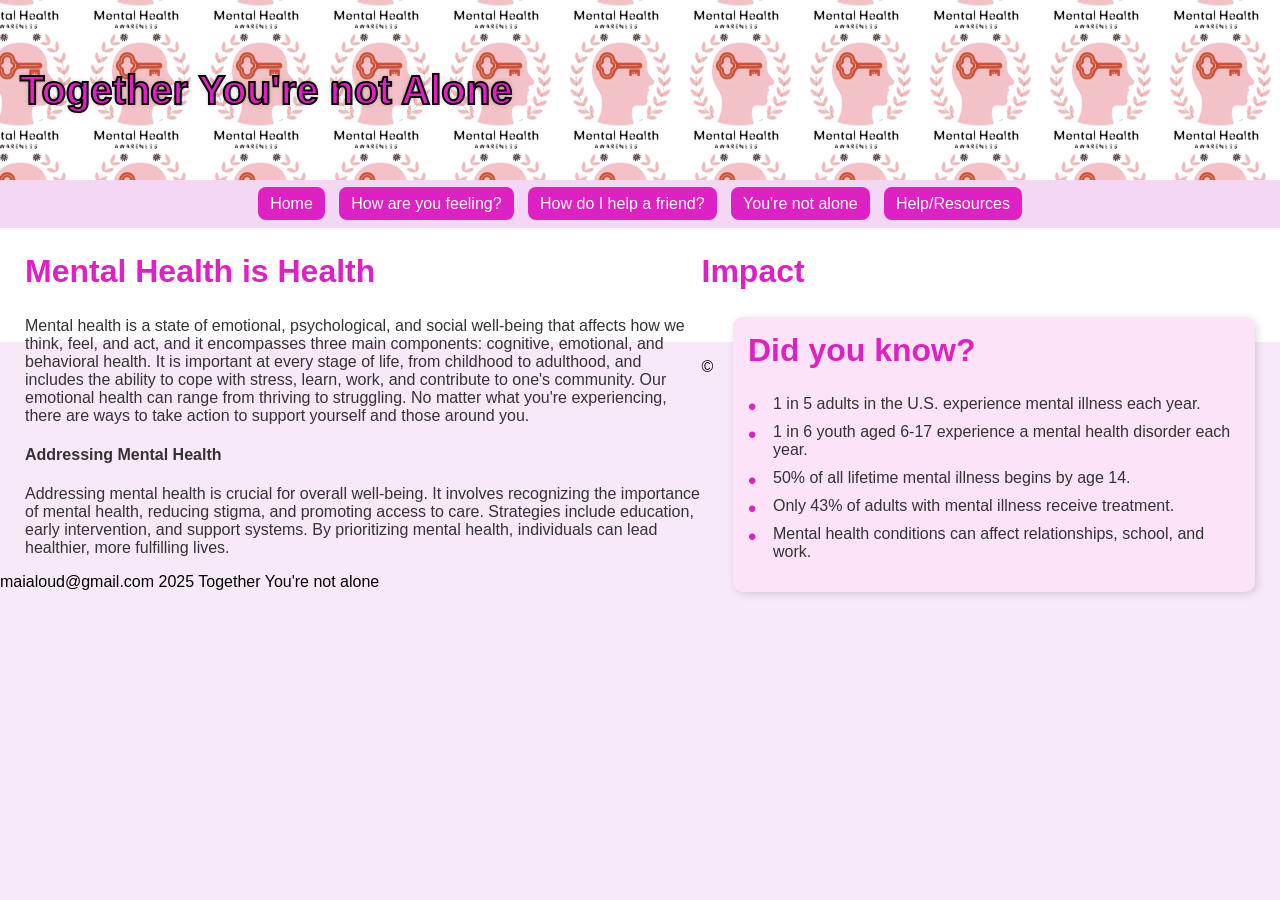
<file: index.html>
<!DOCTYPE html>
<html lang="en">
<head>
    <meta charset="UTF-8">
    <meta name="viewport" content="width=device-width, initial-scale=1.0">
    <title>Together You're not Alone</title>
    <link rel="stylesheet" href="together.css"> <!-- Connects CSS file -->
</head>
<body>

    <header>
        <h1>Together You're not Alone</h1>
    </header>

    <nav>
        <a href="index.html">Home</a>
        <a href="Feeling.html">How are you feeling?</a>
        <a href="Friend.html">How do I help a friend?</a>
        <a href="Not Alone.html">You're not alone</a>
        <a href="Resources.html">Help/Resources</a>
    </nav>

    <main>
         <div class="content-left">
            <h2>Mental Health is Health</h2>
             <p>Mental health is a state of emotional, psychological, and social well-being that affects how we think, 
                feel, and act, and it encompasses three main components: cognitive, emotional, and behavioral health. 
                It is important at every stage of life, from childhood to adulthood, and includes the ability to cope 
                with stress, learn, work, and contribute to one's community. Our emotional health can range from 
                thriving to struggling. No matter what you're experiencing, there are ways to take action to support 
                yourself and those around you.</p>

     <h4>Addressing Mental Health</h4>
    <section>
        <p>Addressing mental health is crucial for overall well-being. It involves recognizing the importance 
            of mental health, reducing stigma, and promoting access to care. Strategies include education, 
            early intervention, and support systems. By prioritizing mental health, individuals can lead 
            healthier, more fulfilling lives.</p>
    </section>
         </div>
    

    <h2>Impact</h2>
    <section class="didyouknow">
    <h2>Did you know?</h2>
    <ul>
        <li>1 in 5 adults in the U.S. experience mental illness each year.</li>
        <li>1 in 6 youth aged 6-17 experience a mental health disorder each year.</li>
        <li>50% of all lifetime mental illness begins by age 14.</li>
        <li>Only 43% of adults with mental illness receive treatment.</li>
        <li>Mental health conditions can affect relationships, school, and work.</li>
    </ul>
</section>
   
</main>

    <footer>
        <p>&copy; maialoud@gmail.com 2025 Together You're not alone</p>
    </footer>

</body>
</html>
</file>
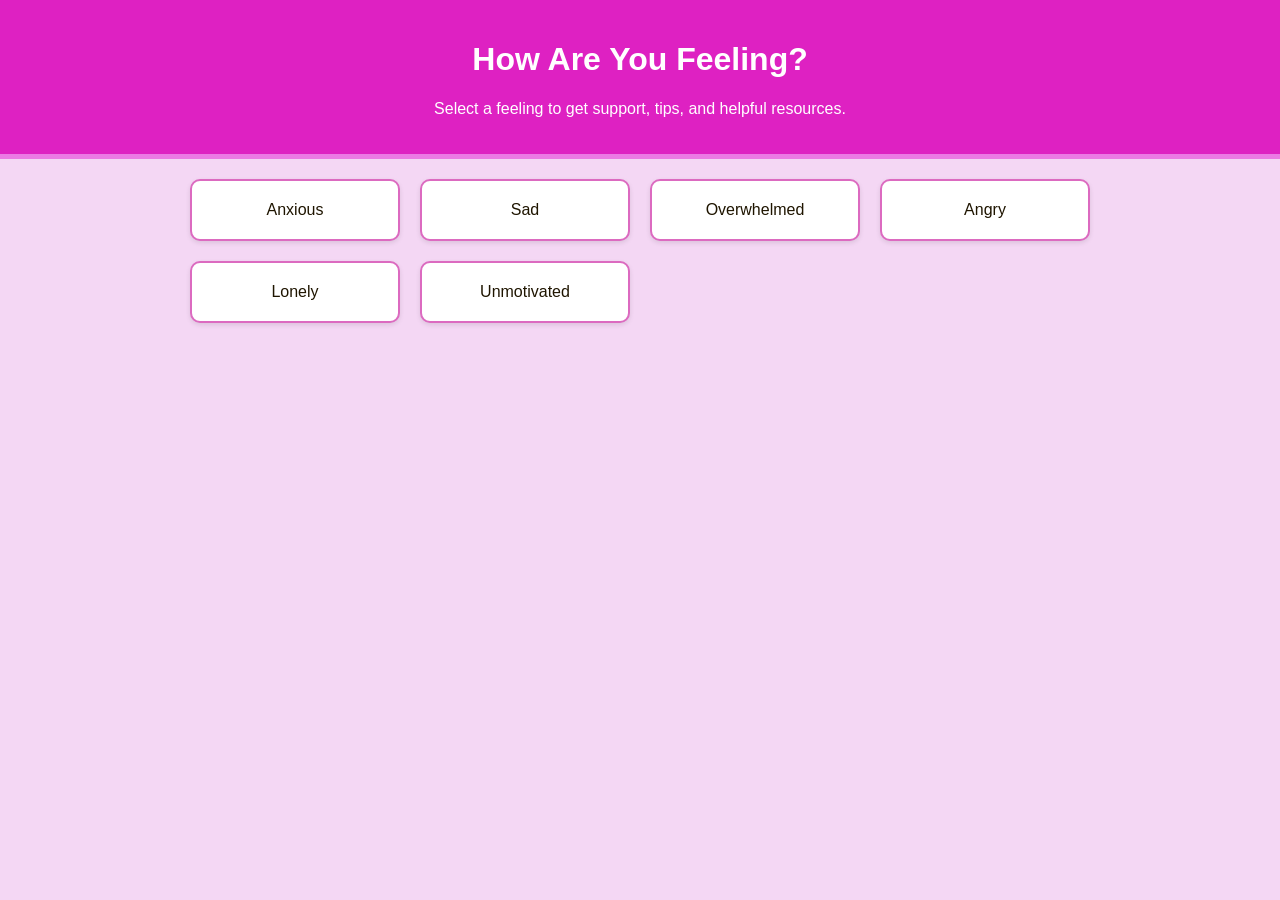
<file: Feeling.html>
<!DOCTYPE html>
<html lang="en">
<head>
    <meta charset="UTF-8">
    <meta name="viewport" content="width=device-width, initial-scale=1.0">
    <title>How Are You Feeling?</title>
    <style>
        :root {
            --text: #1f1500;
            --background: #f4d7f4;
            --primary: #de21c2;
            --secondary: #eb7ae4;
            --accent: #dc6ac0;
        }
        body {
            font-family: Arial, sans-serif;
            margin: 0;
            padding: 0;
            background: var(--background);
            color: var(--text);
        }
        header {
            background: var(--primary);
            color: white;
            padding: 20px;
            text-align: center;
            border-bottom: 5px solid var(--secondary);
        }
        .container {
            max-width: 900px;
            margin: auto;
            padding: 20px;
        }
        .feelings-grid {
            display: grid;
            grid-template-columns: repeat(auto-fill, minmax(200px, 1fr));
            gap: 20px;
        }
        .feeling-box {
            background: white;
            padding: 20px;
            border-radius: 10px;
            box-shadow: 0 2px 5px rgba(0,0,0,0.1);
            cursor: pointer;
            transition: transform 0.2s, background 0.3s;
            text-align: center;
            border: 2px solid var(--accent);
        }
        .feeling-box:hover {
            transform: scale(1.05);
            background: var(--secondary);
            color: white;
        }
        .info-section {
            display: none;
            background: white;
            margin-top: 20px;
            padding: 20px;
            border-radius: 10px;
            box-shadow: 0 2px 5px rgba(0,0,0,0.1);
            border-left: 5px solid var(--primary);
        }
        .back-btn {
            margin-top: 10px;
            background: var(--accent);
            color: white;
            padding: 10px 15px;
            border: none;
            border-radius: 5px;
            cursor: pointer;
        }
        .back-btn:hover {
            background: var(--primary);
        }
    </style>
</head>
<body>

<header>
    <h1>How Are You Feeling?</h1>
    <p>Select a feeling to get support, tips, and helpful resources.</p>
</header>

<div class="container">
    <div class="feelings-grid" id="grid">
        <div class="feeling-box" onclick="showInfo('anxious')">Anxious</div>
        <div class="feeling-box" onclick="showInfo('sad')">Sad</div>
        <div class="feeling-box" onclick="showInfo('overwhelmed')">Overwhelmed</div>
        <div class="feeling-box" onclick="showInfo('angry')">Angry</div>
        <div class="feeling-box" onclick="showInfo('lonely')">Lonely</div>
        <div class="feeling-box" onclick="showInfo('unmotivated')">Unmotivated</div>
    </div>

    <div id="anxious" class="info-section">
        <h2>Feeling Anxious</h2>
        <p>Anxiety can feel overwhelming, but you're not alone. It's your body's response to stress or uncertainty.</p>
        <h3>Tips:</h3>
        <ul>
            <li>Practice slow, deep breathing.</li>
            <li>Try grounding techniques (5-4-3-2-1 method).</li>
            <li>Talk to someone you trust.</li>
        </ul>
        <h3>Resources:</h3>
        <ul>
            <li>Calm App</li>
            <li>Anxiety & Depression Association of America (ADAA)</li>
        </ul>
        <button class="back-btn" onclick="goBack()">Back</button>
    </div>

    <div id="sad" class="info-section">
        <h2>Feeling Sad</h2>
        <p>Sadness is a normal human emotion. It can be triggered by many things, and it's okay to feel this way.</p>
        <h3>Tips:</h3>
        <ul>
            <li>Write down your thoughts.</li>
            <li>Put on calming or uplifting music.</li>
            <li>Reach out to a friend.</li>
        </ul>
        <h3>Resources:</h3>
        <ul>
            <li>BetterHelp</li>
            <li>Mental Health America</li>
        </ul>
        <button class="back-btn" onclick="goBack()">Back</button>
    </div>

    <div id="overwhelmed" class="info-section">
        <h2>Feeling Overwhelmed</h2>
        <p>When life feels like too much, your brain may struggle to process everything at once.</p>
        <h3>Tips:</h3>
        <ul>
            <li>Break tasks into small steps.</li>
            <li>Take a short walk or get fresh air.</li>
            <li>Give yourself permission to pause.</li>
        </ul>
        <h3>Resources:</h3>
        <ul>
            <li>Headspace</li>
        </ul>
        <button class="back-btn" onclick="goBack()">Back</button>
    </div>
    <div id="angry" class="info-section">
        <h2>Feeling Angry</h2>
        <p>Anger is a natural emotion that can signal when something is wrong or unfair.</p>
        <h3>Tips:</h3>
        <ul>
            <li>Count to ten before reacting.</li>
            <li>Engage in physical activity.</li>
            <li>Practice relaxation techniques.</li>
        </ul>
        <h3>Resources:</h3>
        <ul>
            <li>Anger Management Techniques - Mayo Clinic</li>
        </ul>
        <button class="back-btn" onclick="goBack()">Back</button>
</div>

<script>
function showInfo(id) {
    document.getElementById('grid').style.display = 'none';
    document.getElementById(id).style.display = 'block';
}

function goBack() {
    const sections = document.querySelectorAll('.info-section');
    sections.forEach(sec => sec.style.display = 'none');
    document.getElementById('grid').style.display = 'grid';
}
</script>

<!-- aesthetic enhancements added -->
</body>
</html>
</file>
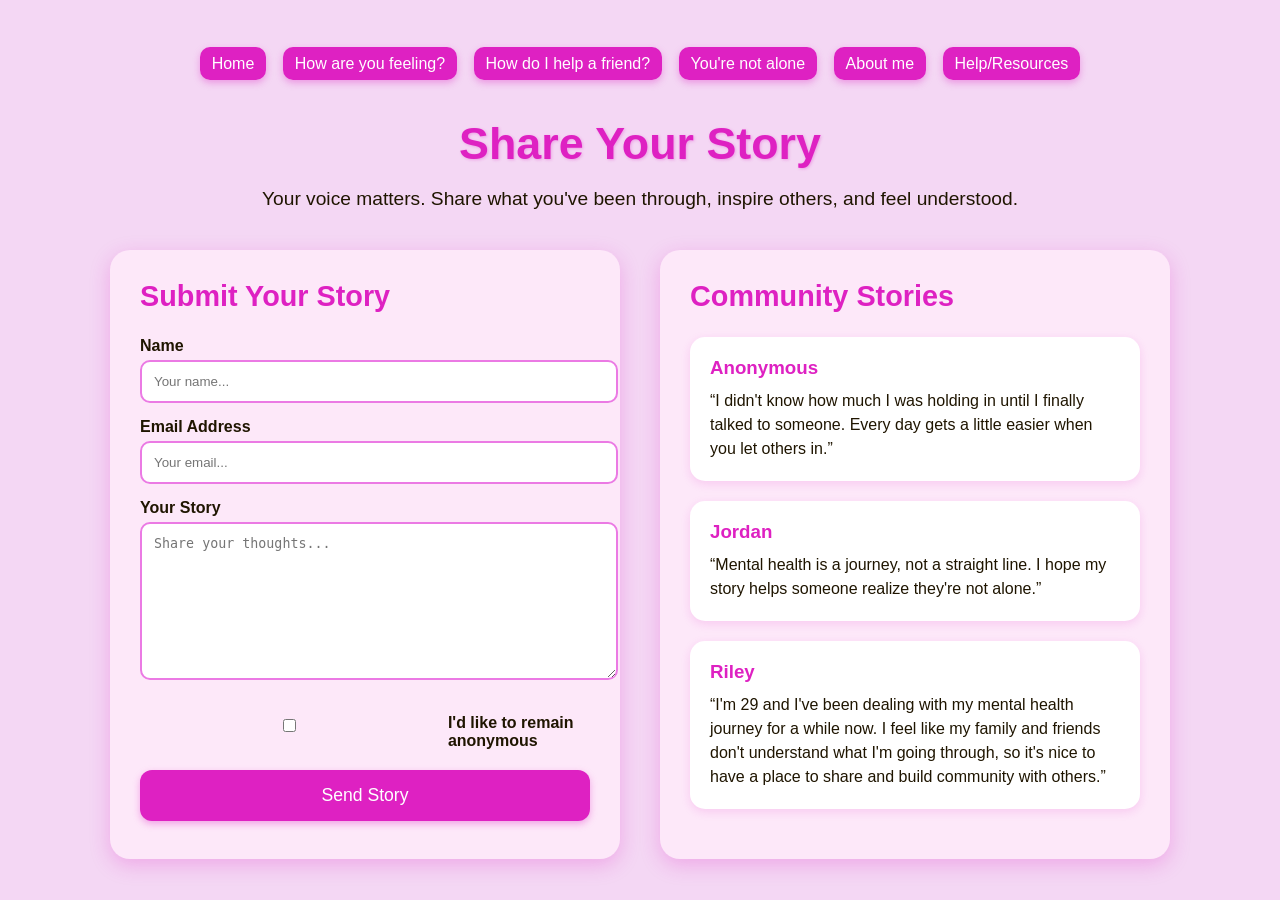
<file: Not Alone.html>
<!DOCTYPE html>
<html lang="en">
<head>
    <meta charset="UTF-8" />
    <title>Share Your Story</title>

    <style>
        /* PAGE BACKGROUND */
        body {
            font-family: "Poppins", sans-serif;
            background: #f4d7f4; /* Pink background */
            color: #1f1500; /* Dark brown text */
            margin: 0;
            padding: 40px;
        }

        /* NAVIGATION BAR */
        nav {
            background-color: #f4d7f4;
            padding: 15px;
            text-align: center;
            margin-bottom: 30px;
        }

        nav a {
            background-color: #de21c2;
            color: white;
            padding: 8px 12px;
            margin: 6px;
            text-decoration: none;
            border-radius: 10px;
            box-shadow: 0 3px 7px rgba(222, 33, 194, 0.35);
        }

        nav a:hover {
            background-color: #eb7ae4;
        }

        /* HEADER TEXT */
        h1 {
            text-align: center;
            font-size: 2.8rem;
            color: #de21c2;
            text-shadow: 1px 1px 3px rgba(222, 33, 194, 0.3);
            margin-bottom: 10px;
        }

        p.tagline {
            text-align: center;
            font-size: 1.2rem;
            margin-bottom: 40px;
        }

        /* PAGE LAYOUT */
        .container {
            display: flex;
            gap: 40px;
            flex-wrap: wrap;
            justify-content: center;
        }

        /* FORM + BLOG CARD SECTIONS */
        .form-section, .blog-section {
            background: #fde8f9; /* Light bubblegum card pink */
            padding: 30px;
            border-radius: 20px;
            box-shadow: 0 6px 20px rgba(222, 33, 194, 0.25);
            width: 450px;
        }

        .form-section h2, .blog-section h2 {
            margin-top: 0;
            font-size: 1.8rem;
            color: #de21c2;
        }

        /* FORM FIELDS */
        label {
            display: block;
            margin-top: 15px;
            font-weight: 600;
        }

        input, textarea {
            width: 100%;
            padding: 12px;
            margin-top: 5px;
            border-radius: 10px;
            border: 2px solid #eb7ae4;
            background: #ffffff;
        }

        textarea {
            height: 130px;
            resize: vertical;
        }

        .checkbox-area {
            margin-top: 15px;
            display: flex;
            align-items: center;
            gap: 10px;
        }

        /* SUBMIT BUTTON */
        button {
            margin-top: 20px;
            width: 100%;
            padding: 15px;
            background: #de21c2;
            border: none;
            color: white;
            font-size: 1.1rem;
            border-radius: 12px;
            cursor: pointer;
            transition: 0.3s;
            box-shadow: 0 3px 7px rgba(222, 33, 194, 0.35);
        }

        button:hover {
            background: #eb7ae4;
        }

        /* BLOG / COMMUNITY STORIES */
        .story-card {
            background: #ffffff;
            padding: 20px;
            border-radius: 15px;
            margin-bottom: 20px;
            box-shadow: 0 3px 10px rgba(222, 33, 194, 0.15);
        }

        .story-card h3 {
            margin: 0 0 10px;
            color: #de21c2;
        }

        .story-card p {
            margin: 0;
            line-height: 1.5;
        }
    </style>
</head>

<body>

<nav>
        <a href="index.html">Home</a>
        <a href="Feeling.html">How are you feeling?</a>
        <a href="Friend.html">How do I help a friend?</a>
        <a href="Not Alone.html">You're not alone</a>
        <a href="About.html">About me</a> 
        <a href="Resources.html">Help/Resources</a>
   
</nav>

<h1>Share Your Story</h1>
<p class="tagline">Your voice matters. Share what you've been through, inspire others, and feel understood.</p>

<div class="container">

    <!-- Submission Form -->
    <div class="form-section">
        <h2>Submit Your Story</h2>
        <form>
            <label for="name">Name</label>
            <input type="text" id="name" placeholder="Your name..." />

            <label for="email">Email Address</label>
            <input type="email" id="email" placeholder="Your email..." />

            <label for="story">Your Story</label>
            <textarea id="story" placeholder="Share your thoughts..."></textarea>

            <div class="checkbox-area">
                <input type="checkbox" id="anon" />
                <label for="anon">I'd like to remain anonymous</label>
            </div>

            <button type="submit">Send Story</button>
        </form>
    </div>

    <!-- Blog Section -->
    <div class="blog-section">
        <h2>Community Stories</h2>

        <div class="story-card">
            <h3>Anonymous</h3>
            <p>“I didn't know how much I was holding in until I finally talked to someone. Every day gets a little easier when you let others in.”</p>
        </div>

        <div class="story-card">
            <h3>Jordan</h3>
            <p>“Mental health is a journey, not a straight line. I hope my story helps someone realize they're not alone.”</p>
        </div>

        <div class="story-card">
            <h3>Riley</h3>
            <p>“I'm 29 and I've been dealing with my mental health journey for a while now. I feel like my family and friends don't understand what I'm going through, so it's nice to have a place to share and build community with others.”</p>
        </div>

    </div>

</div>

</body>
</html>
</file>
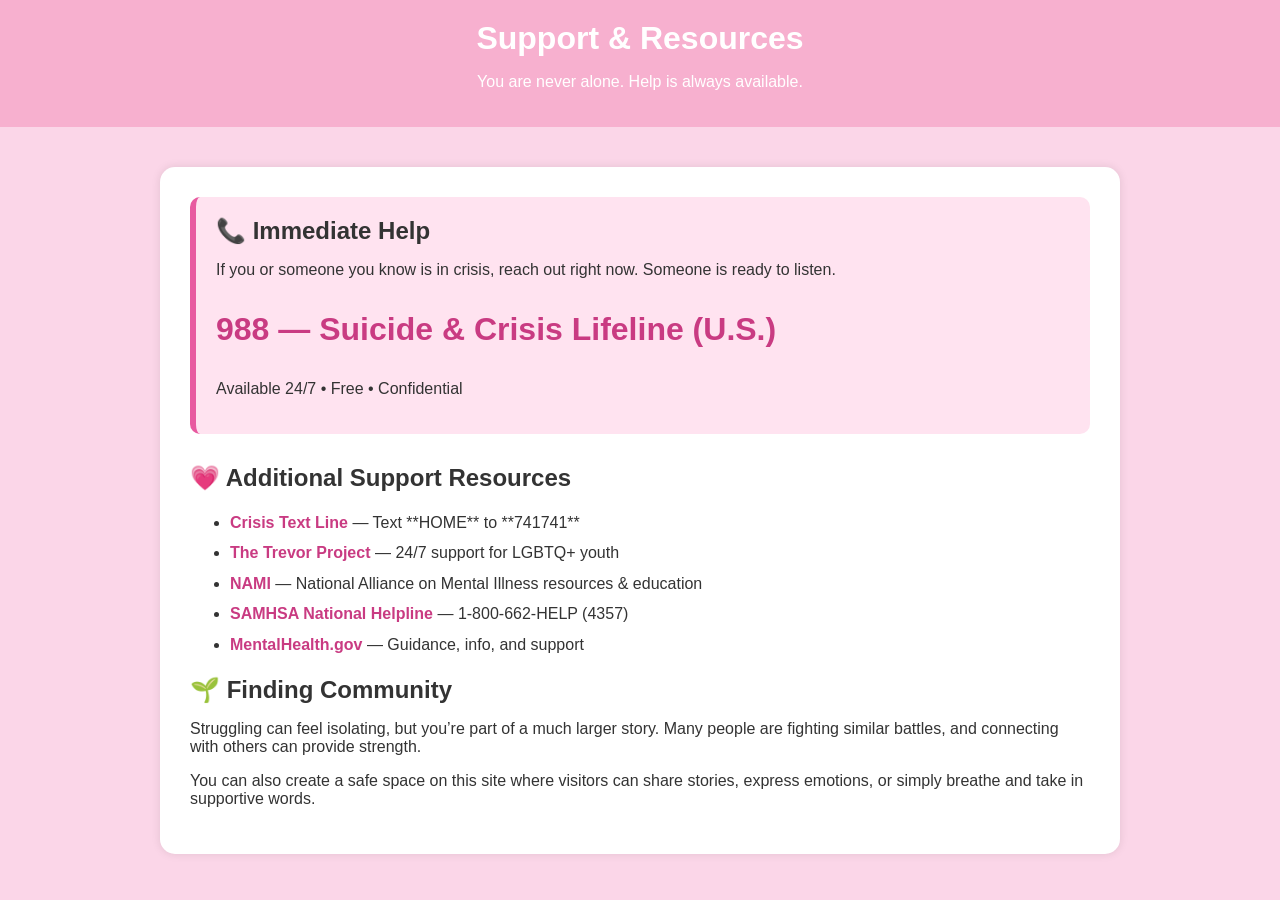
<file: Resources.html>
<!DOCTYPE html>
<html lang="en">
<head>
    <meta charset="UTF-8">
    <meta name="viewport" content="width=device-width, initial-scale=1.0">
    <title>Mental Health Resources</title>
    <style>
        body {
            font-family: Arial, sans-serif;
            background-color: #fbd6e8; /* soft pink */
            margin: 0;
            padding: 0;
            color: #333;
        }

        header {
            background-color: #f7b0cf;
            padding: 20px;
            text-align: center;
            color: white;
        }

        h1, h2 {
            margin: 0;
        }

        .container {
            max-width: 900px;
            margin: 40px auto;
            background-color: white;
            padding: 30px;
            border-radius: 15px;
            box-shadow: 0 0 10px rgba(0,0,0,0.1);
        }

        .hotline-box {
            background-color: #ffe3f0;
            padding: 20px;
            border-left: 6px solid #e85aa0;
            margin-bottom: 30px;
            border-radius: 10px;
        }

        .hotline-number {
            font-size: 2rem;
            font-weight: bold;
            color: #c93b82;
        }

        a {
            color: #c93b82;
            font-weight: bold;
            text-decoration: none;
        }

        a:hover {
            text-decoration: underline;
        }

        ul {
            line-height: 1.9;
        }
    </style>
</head>
<body>

<header>
    <h1>Support & Resources</h1>
    <p>You are never alone. Help is always available.</p>
</header>

<div class="container">

    <div class="hotline-box">
        <h2>📞 Immediate Help</h2>
        <p>If you or someone you know is in crisis, reach out right now. Someone is ready to listen.</p>
        <p class="hotline-number">988 — Suicide & Crisis Lifeline (U.S.)</p>
        <p>Available 24/7 • Free • Confidential</p>
    </div>

    <h2>💗 Additional Support Resources</h2>
    <ul>
        <li><a href="https://www.crisistextline.org/" target="_blank">Crisis Text Line</a> — Text **HOME** to **741741**</li>
        <li><a href="https://www.thetrevorproject.org/" target="_blank">The Trevor Project</a> — 24/7 support for LGBTQ+ youth</li>
        <li><a href="https://www.nami.org/Home" target="_blank">NAMI</a> — National Alliance on Mental Illness resources & education</li>
        <li><a href="https://www.samhsa.gov/find-help/national-helpline" target="_blank">SAMHSA National Helpline</a> — 1-800-662-HELP (4357)</li>
        <li><a href="https://www.mentalhealth.gov/" target="_blank">MentalHealth.gov</a> — Guidance, info, and support</li>
    </ul>

    <h2>🌱 Finding Community</h2>
    <p>Struggling can feel isolating, but you’re part of a much larger story. Many people are fighting similar battles, and connecting with others can provide strength.</p>

    <p>You can also create a safe space on this site where visitors can share stories, express emotions, or simply breathe and take in supportive words.</p>

</div>

</body>
</html>
</file>
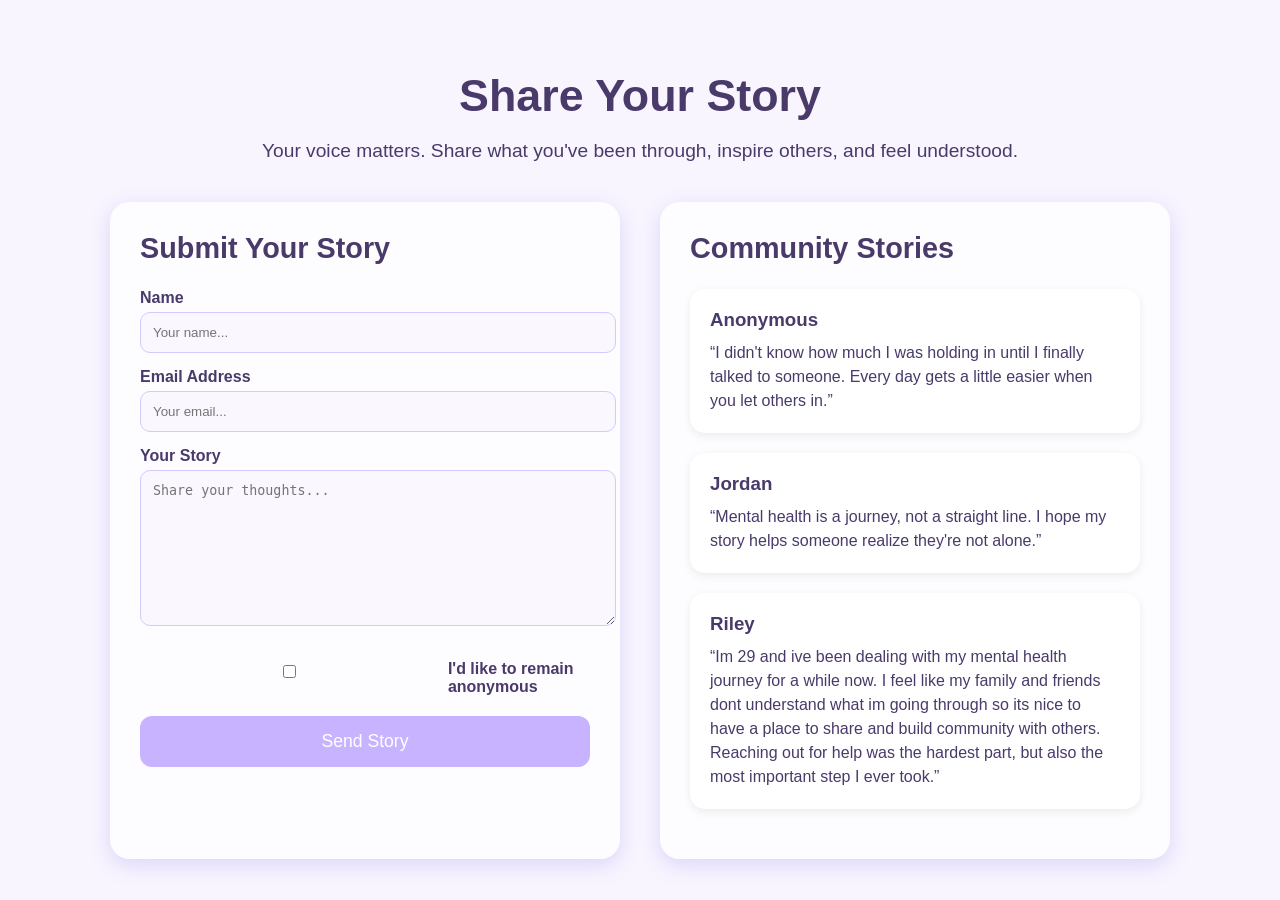
<file: Story.html>
<!DOCTYPE html>
<html lang="en">
<head>
    <meta charset="UTF-8" />
    <title>Share Your Story</title>
    <style>
        body {
            font-family: "Poppins", sans-serif;
            background: #f8f5ff;
            color: #4a3a6a;
            margin: 0;
            padding: 40px;
        }

        h1 {
            text-align: center;
            font-size: 2.8rem;
            margin-bottom: 10px;
        }

        p.tagline {
            text-align: center;
            font-size: 1.2rem;
            margin-bottom: 40px;
        }

        .container {
            display: flex;
            gap: 40px;
            flex-wrap: wrap;
            justify-content: center;
        }

        .form-section, .blog-section {
            background: #ffffffcc;
            padding: 30px;
            border-radius: 20px;
            box-shadow: 0 6px 20px rgba(141, 121, 226, 0.25);
            width: 450px;
        }

        .form-section h2, .blog-section h2 {
            margin-top: 0;
            font-size: 1.8rem;
        }

        label {
            display: block;
            margin-top: 15px;
            font-weight: 600;
        }

        input, textarea {
            width: 100%;
            padding: 12px;
            margin-top: 5px;
            border-radius: 10px;
            border: 1px solid #d5c9ff;
            background: #faf7ff;
        }

        textarea {
            height: 130px;
            resize: vertical;
        }

        .checkbox-area {
            margin-top: 15px;
            display: flex;
            align-items: center;
            gap: 10px;
        }

        button {
            margin-top: 20px;
            width: 100%;
            padding: 15px;
            background: #c7b3ff;
            border: none;
            color: white;
            font-size: 1.1rem;
            border-radius: 12px;
            cursor: pointer;
            transition: 0.3s;
        }

        button:hover {
            background: #b7a4ff;
        }

        .story-card {
            background: #ffffff;
            padding: 20px;
            border-radius: 15px;
            margin-bottom: 20px;
            box-shadow: 0 3px 10px rgba(0,0,0,0.07);
        }

        .story-card h3 {
            margin: 0 0 10px;
        }

        .story-card p {
            margin: 0;
            line-height: 1.5;
        }
    </style>
</head>
<body>

<h1>Share Your Story</h1>
<p class="tagline">Your voice matters. Share what you've been through, inspire others, and feel understood.</p>

<div class="container">

    <!-- Submission Form -->
    <div class="form-section">
        <h2>Submit Your Story</h2>
        <form>
            <label for="name">Name</label>
            <input type="text" id="name" placeholder="Your name..." />

            <label for="email">Email Address</label>
            <input type="email" id="email" placeholder="Your email..." />

            <label for="story">Your Story</label>
            <textarea id="story" placeholder="Share your thoughts..."></textarea>

            <div class="checkbox-area">
                <input type="checkbox" id="anon" />
                <label for="anon">I'd like to remain anonymous</label>
            </div>

            <button type="submit">Send Story</button>
        </form>
    </div>

    <!-- Blog Section -->
    <div class="blog-section">
        <h2>Community Stories</h2>

        <div class="story-card">
            <h3>Anonymous</h3>
            <p>“I didn't know how much I was holding in until I finally talked to someone. Every day gets a little easier when you let others in.”</p>
        </div>

        <div class="story-card">
            <h3>Jordan</h3>
            <p>“Mental health is a journey, not a straight line. I hope my story helps someone realize they're not alone.”</p>
        </div>

        <div class="story-card">
            <h3>Riley</h3>
            <p>“Im 29 and ive been dealing with my mental health journey for a while now. I feel like my family and friends dont understand what im
                going through so its nice to have a place to share and build community with others. Reaching out for help was the hardest part, but 
                also the most important step I ever took.”</p>
        </div>

    </div>

</div>

</body>
</html>
</file>
<file: together.css>
body {
    font-family: Arial, Helvetica, sans-serif;
    margin: 0;
    padding: 0;
    background-color: #f8e9f8;
}

#wrapper {
    max-width: 1100px;
    margin: auto;
    background-color: #ffffff;
    border: 1px solid #ffffff;
    box-shadow: 0 4px 10px rgba(0,0,0,0.2);
    overflow: hidden;
}

header {
    background-color: #DE21C2;
    background-image: url("creative.jpg");
    background-repeat: repeat;        /* Repeats the image */
    background-size: 120px 120px;     /* Adjust size of repeated pattern */
    background-position: right center;/* Image appears on the RIGHT side */

    display: flex;
    align-items: center;              /* Vertically centers the title */
    justify-content: flex-start;      /* Keep the title on the left */
    
    padding: 20px;
    height: 140px;                    /* Clean, smaller header */
    color: white;
}

header h1 {
    margin: 0;
    font-size: 2.5em;
    color: #DE21C2; /* Pink text */

    /* Outline effect */
    -webkit-text-stroke: 2px black;
    text-shadow: 2px black;

    text-shadow: 0 0 5px rgba(0,0,0,0.3);
}

nav {
    background-color: #F4D7F4; /* Light pink */
    padding: 15px;
    text-align: center;
}

nav a {
    background-color: #DE21C2; /* Pink buttons */
    color: white;
    padding: 8px 12px;
    margin: 5px;
    text-decoration: none;
    border-radius: 8px;
}

nav a:hover {
    background-color: #DE21C2;
    color: white;
}

main {
    padding: 25px;
    background-color: #fff;
    color: #333;
}

h2 {
    font-size: 2em;
    color: #DE21C2;
    margin-top: 0;
    text-shadow: 1px
}

.didyouknow {
    width: 40%;
    float: right; 
    background-color: #FCE3F8;
    padding: 15px;
    border-radius: 10px;
    box-shadow: 2px 2px 8px rgba(0,0,0,0.15);
}

.didyouknow ul {
    list-style: none;
    padding-left: 0;
}

.didyouknow li {
    margin-bottom: 10px;
    padding-left: 25px;
    position: relative;
}

.didyouknow li::before {
    content: "•";
    color: #DE21C2;
    font-size: 24px;
    position: absolute;
    left: 0;
    top: -2px;
}
.content-left {
    width: 55%;          
    float: left;
}

.content-left h2,
.content-left p,
.content-left h4,
.content-left section {
    text-align: left;      
}
</file>
